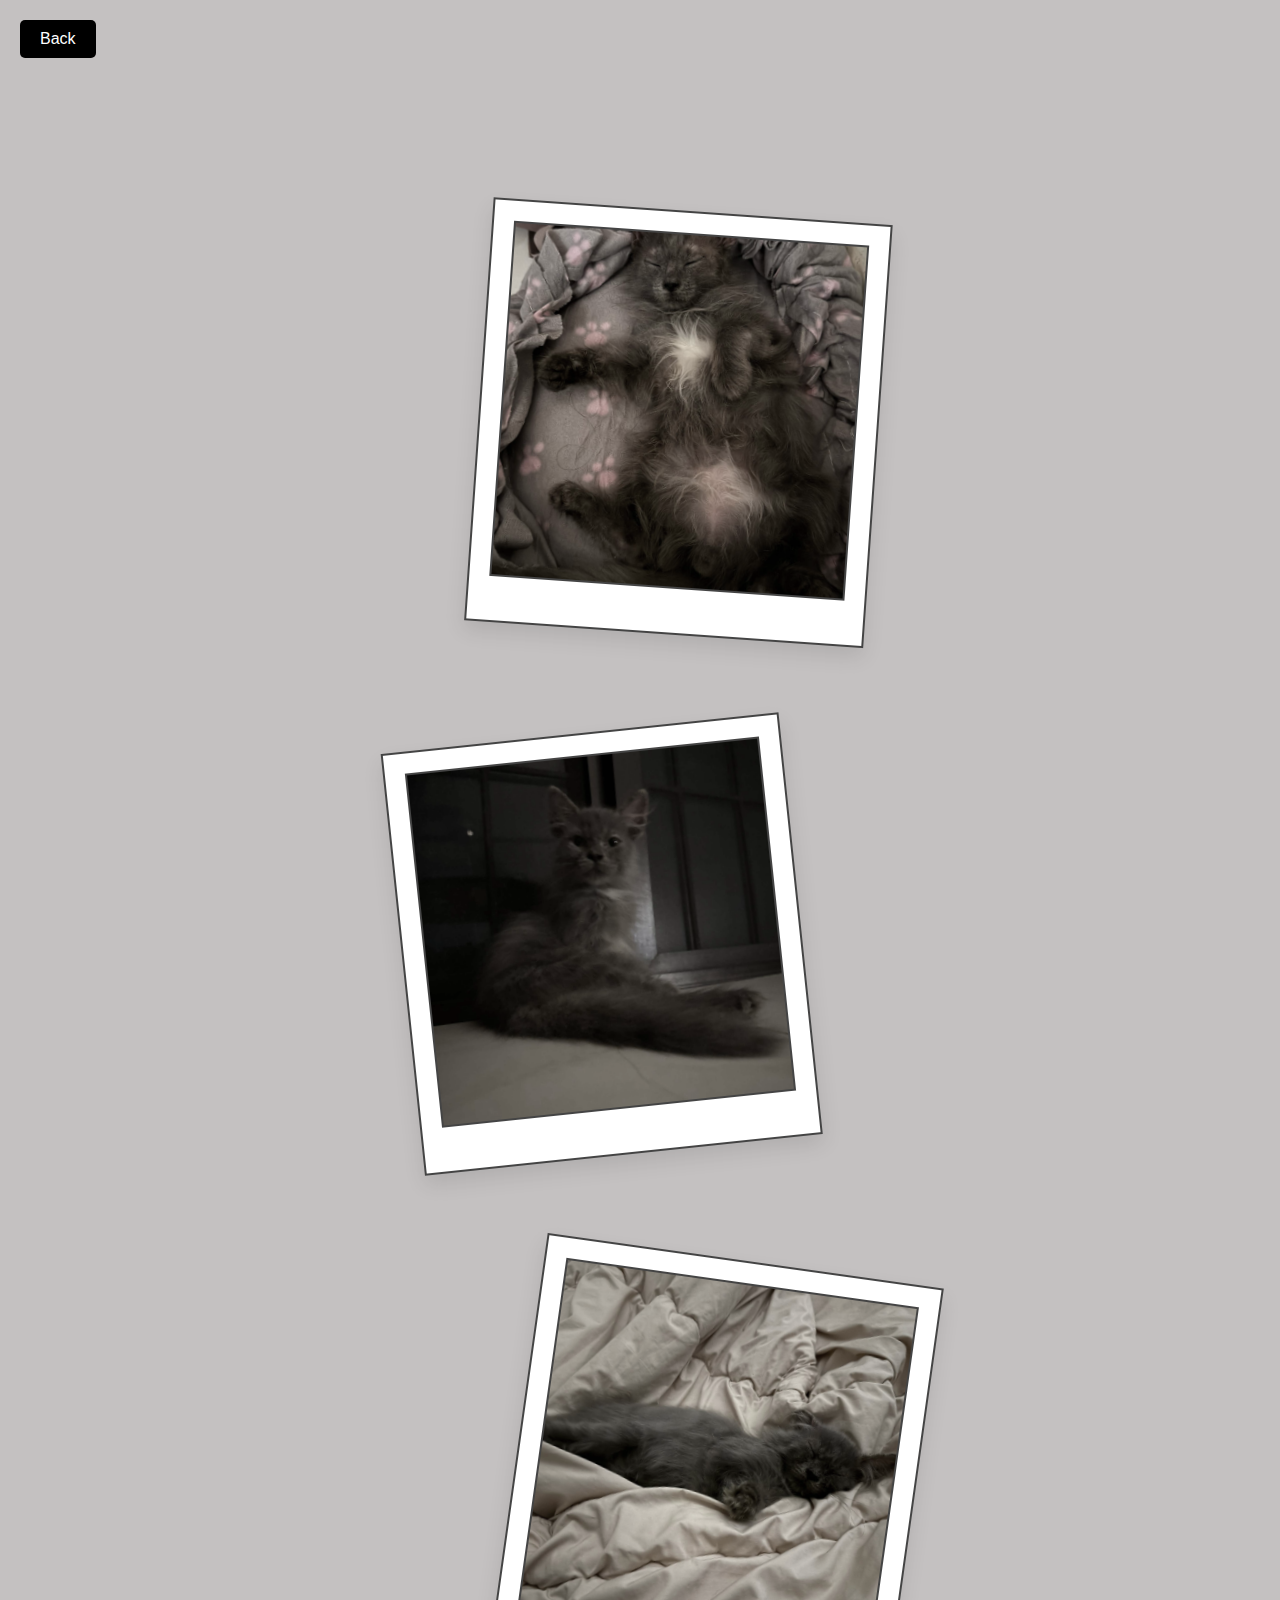
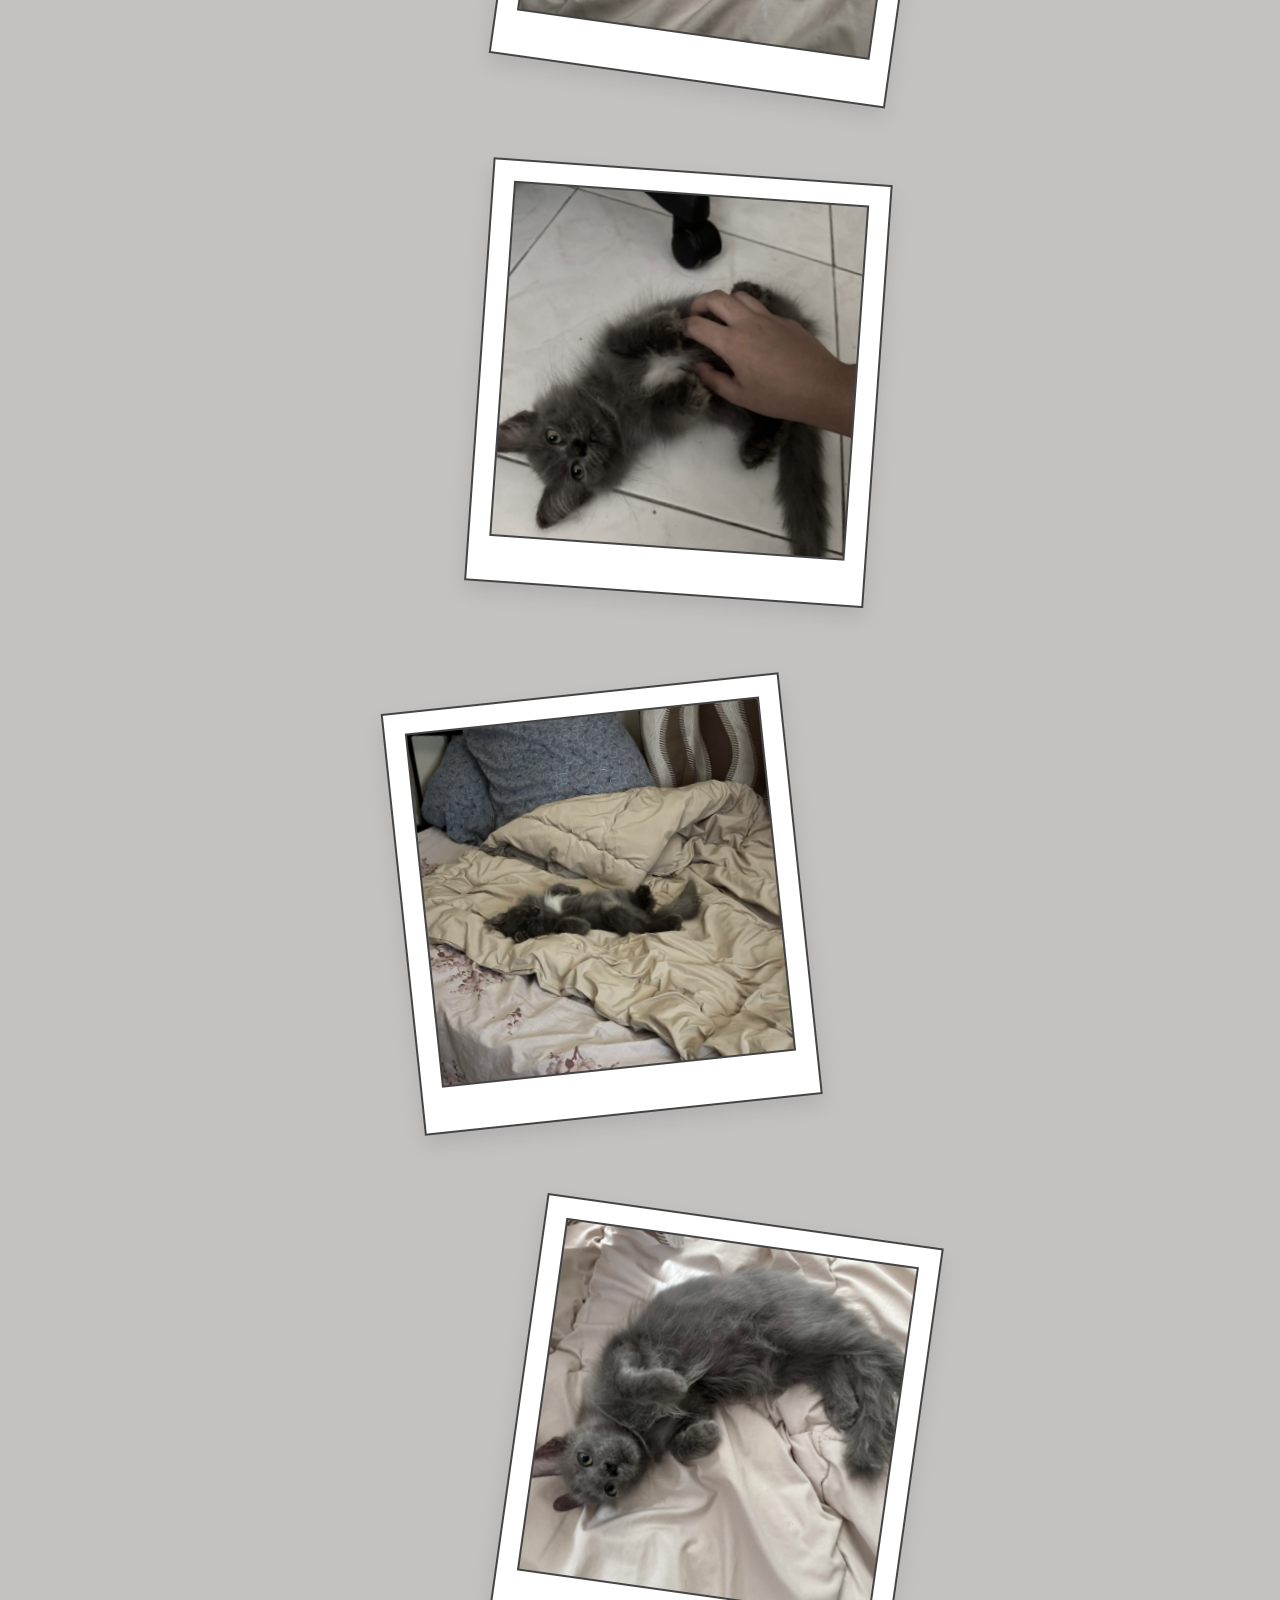
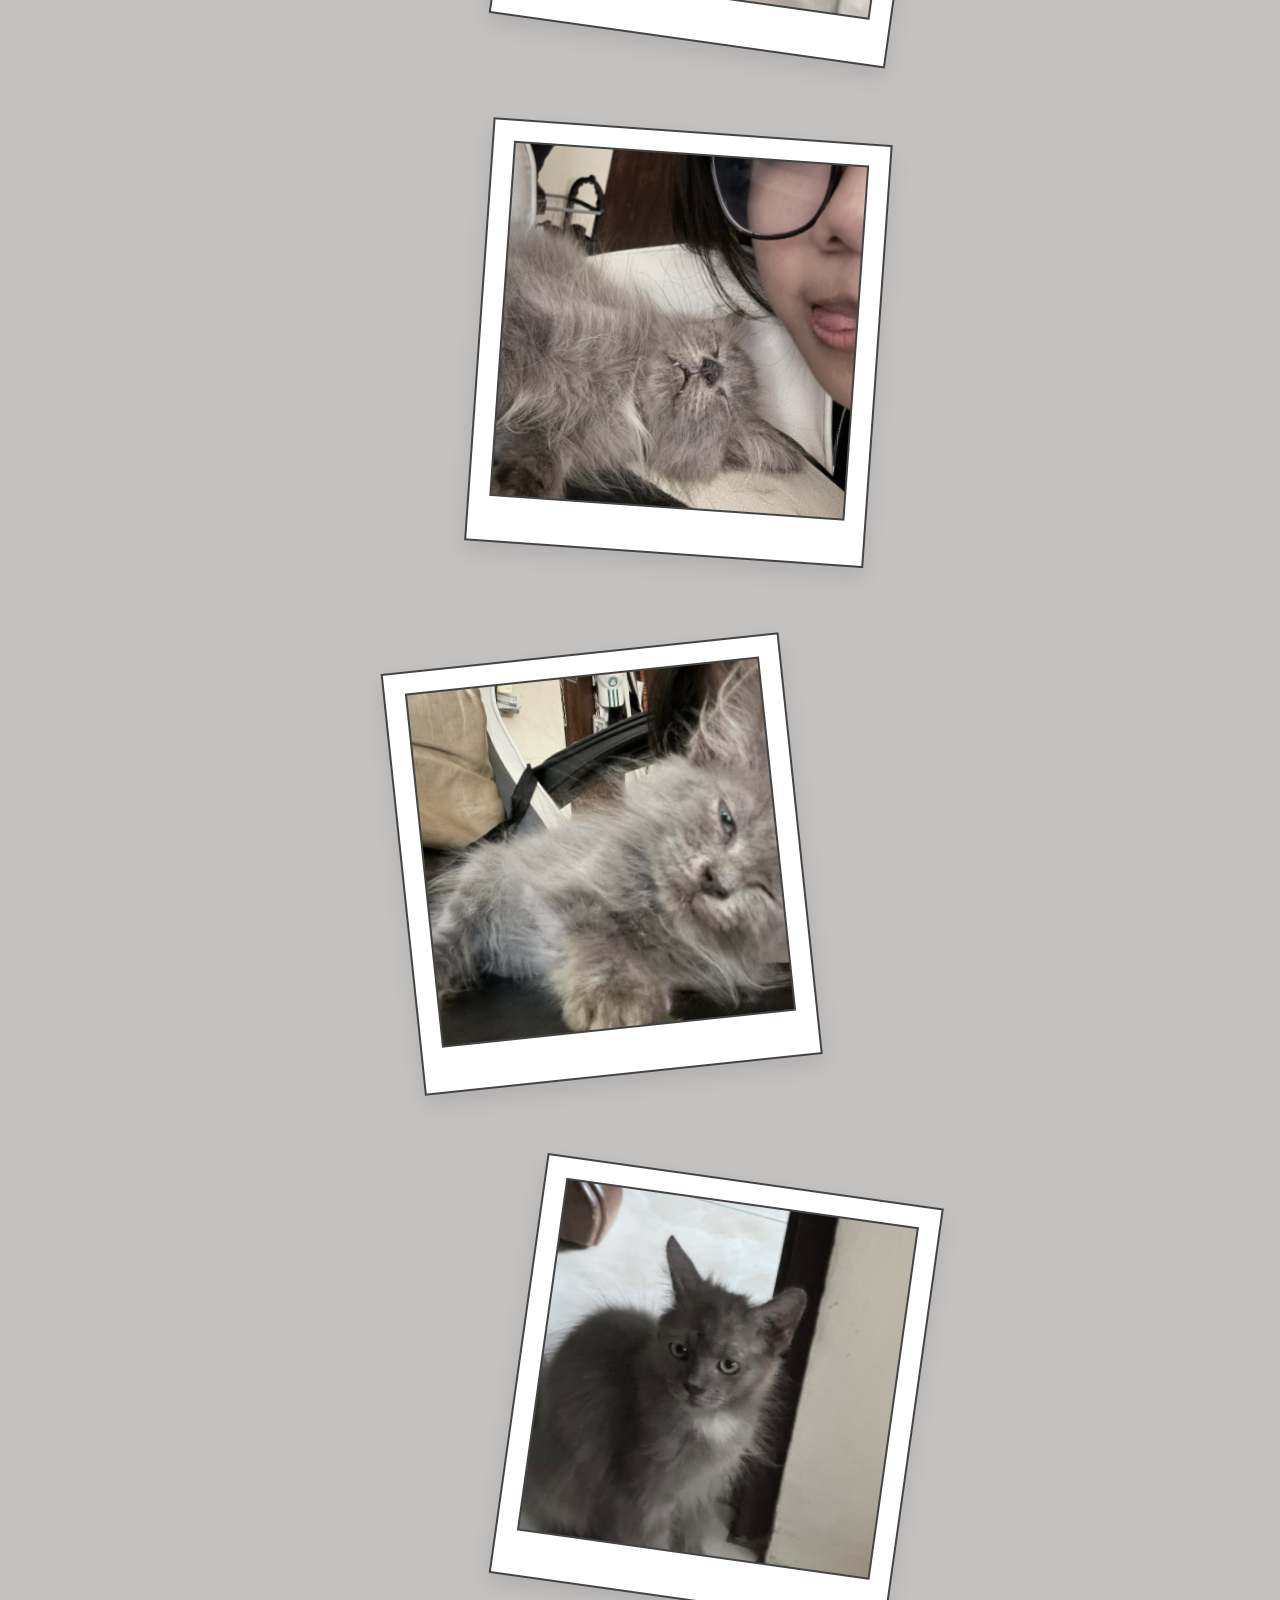
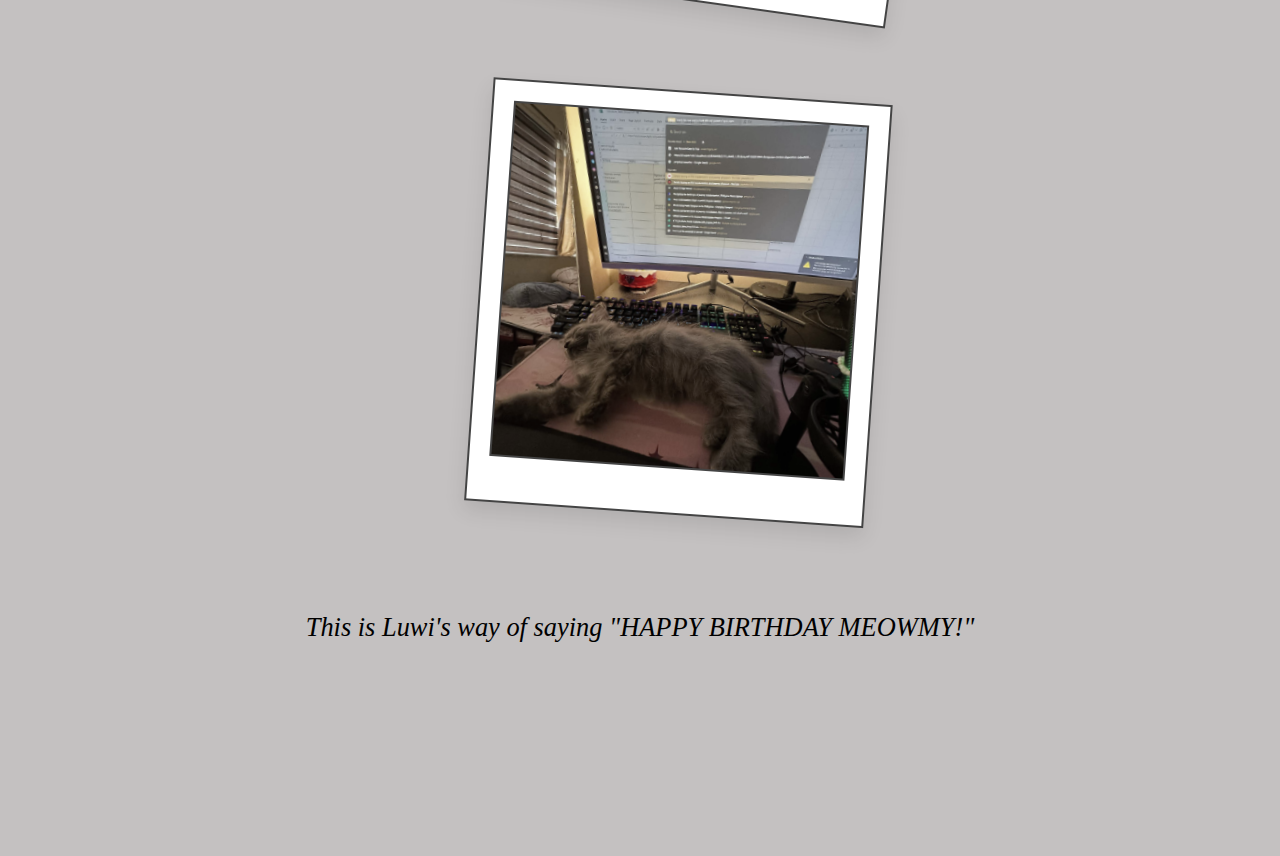
<file: indexluwi.html>
<!DOCTYPE html>
<html lang="en">
  <head>
    <meta charset="UTF-8" />
    <meta http-equiv="X-UA-Compatible" content="IE=edge" />
    <meta name="viewport" content="width=device-width, initial-scale=1.0" />
    <title>luwi's</title>
    <link rel="stylesheet" href="styleluwi.css" />
  </head>
  <body>
  
    <button class="my-button back-button" onclick="goBack()">Back</button>
    <script>
      function goBack() {
          window.history.back();
      }
  </script>
  
    <blockquote>
      <div class="pol">
        <div class="card">
          <div class="image">
            <img src="luwi2.jpg" alt="" />
          </div>
          <p></p>
        </div>
      </div>
      <div class="pol">
        <div class="card">
          <div class="image">
            <img src="luwi1.jpg" alt="" />
          </div>
          <p></p>
        </div>
      </div>
      <div class="pol">
        <div class="card">
          <div class="image">
            <img src="luwi3.jpg" alt="" />
          </div>
          <p></p>
        </div>
      </div>
      <div class="pol">
        <div class="card">
            <div class="image">
                <img src="luwi4.jpg" alt="Image 4" />
            </div>
            <p></p>
        </div>
    </div>
    <div class="pol">
        <div class="card">
            <div class="image">
                <img src="luwi5.jpg" alt="Image 4" />
            </div>
            <p></p>
        </div>
    </div>
    <div class="pol">
        <div class="card">
            <div class="image">
                <img src="luwi6.jpg" alt="Image 4" />
            </div>
            <p></p>
        </div>
    </div>
    <div class="pol">
        <div class="card">
            <div class="image">
                <img src="luwi7.jpg" alt="Image 4" />
            </div>
            <p></p>
        </div>
    </div>
    <div class="pol">
        <div class="card">
            <div class="image">
                <img src="luwi88.jpg" alt="Image 4" />
            </div>
            <p></p>
        </div>
    </div>
    <div class="pol">
        <div class="card">
            <div class="image">
                <img src="luwi9.jpg" alt="Image 4" />
            </div>
            <p></p>
        </div>
    </div>
    <div class="pol">
        <div class="card">
            <div class="image">
                <img src="luwi10.jpg" alt="Image 4" />
            </div>
            <p></p>
        </div>
    </div>
      <cite>This is Luwi's way of saying "HAPPY BIRTHDAY MEOWMY!"</cite>
    </blockquote>
  </body>
</html>
</file>
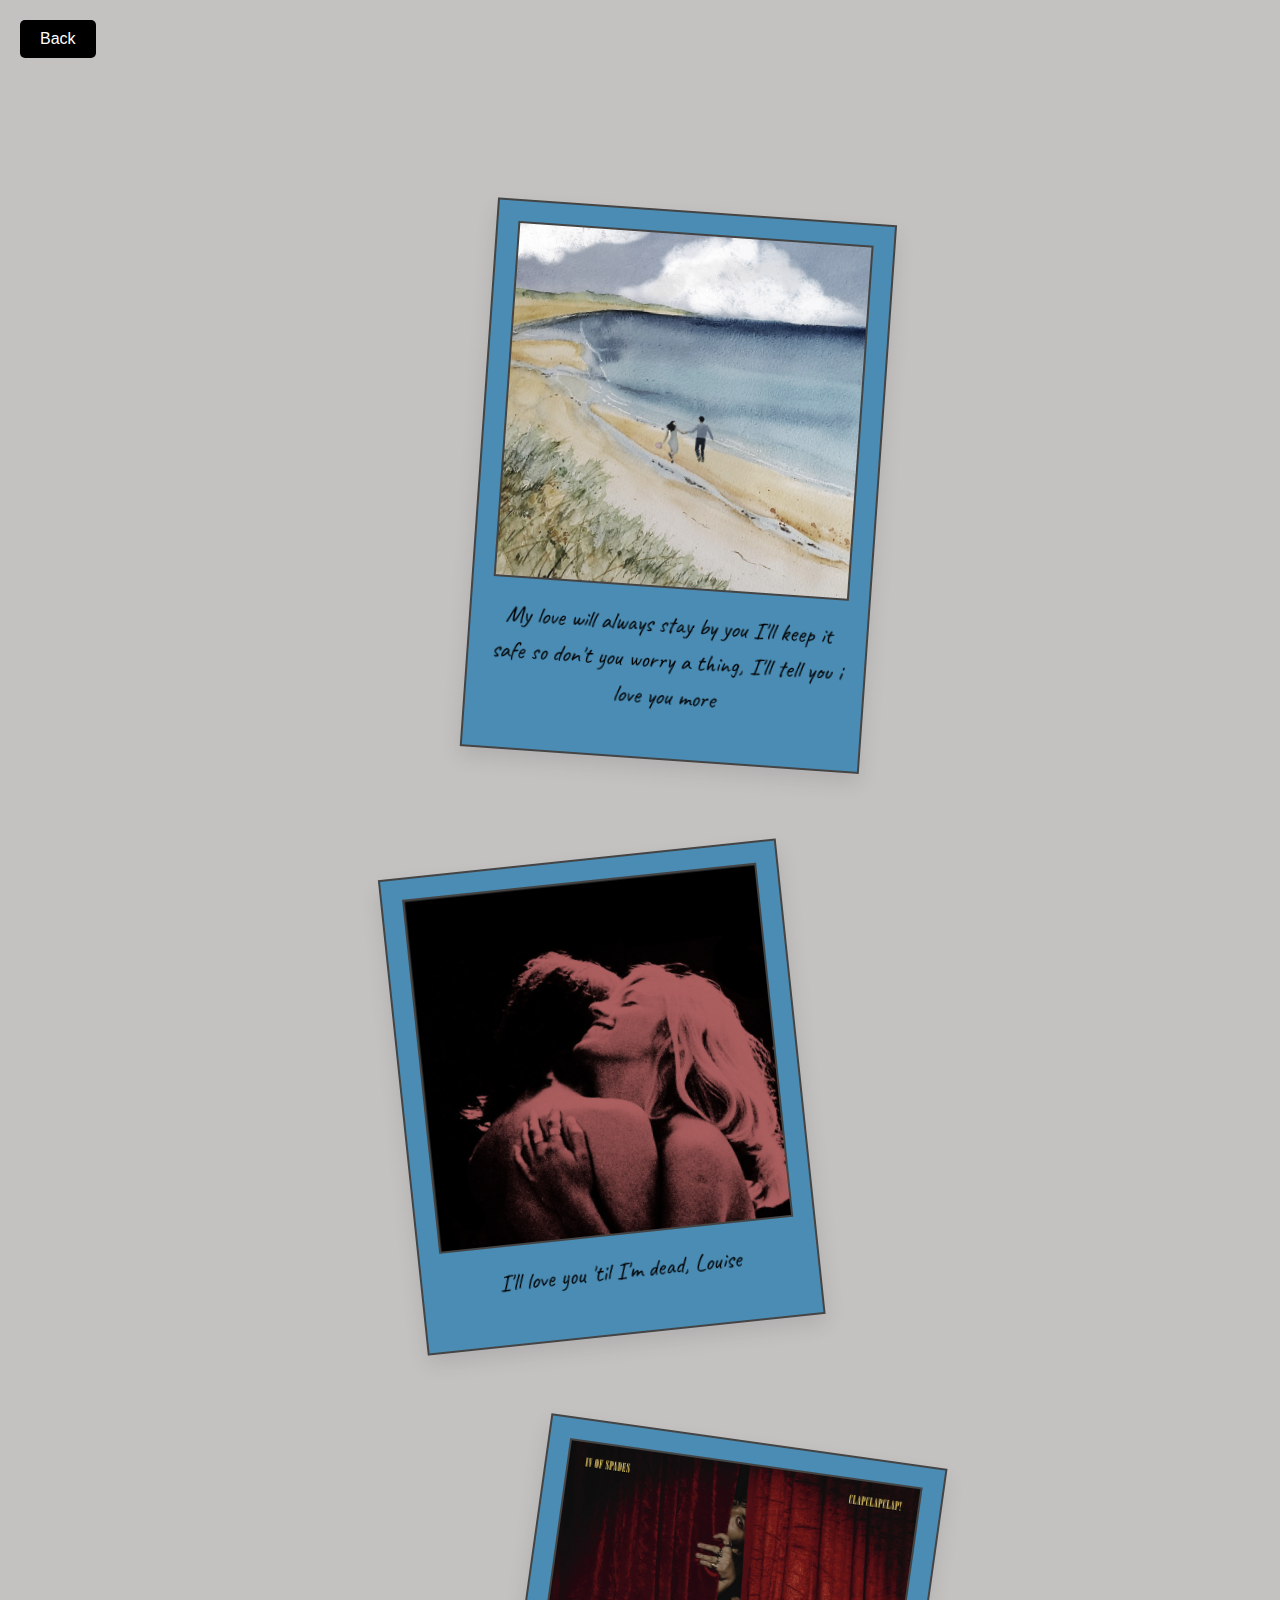
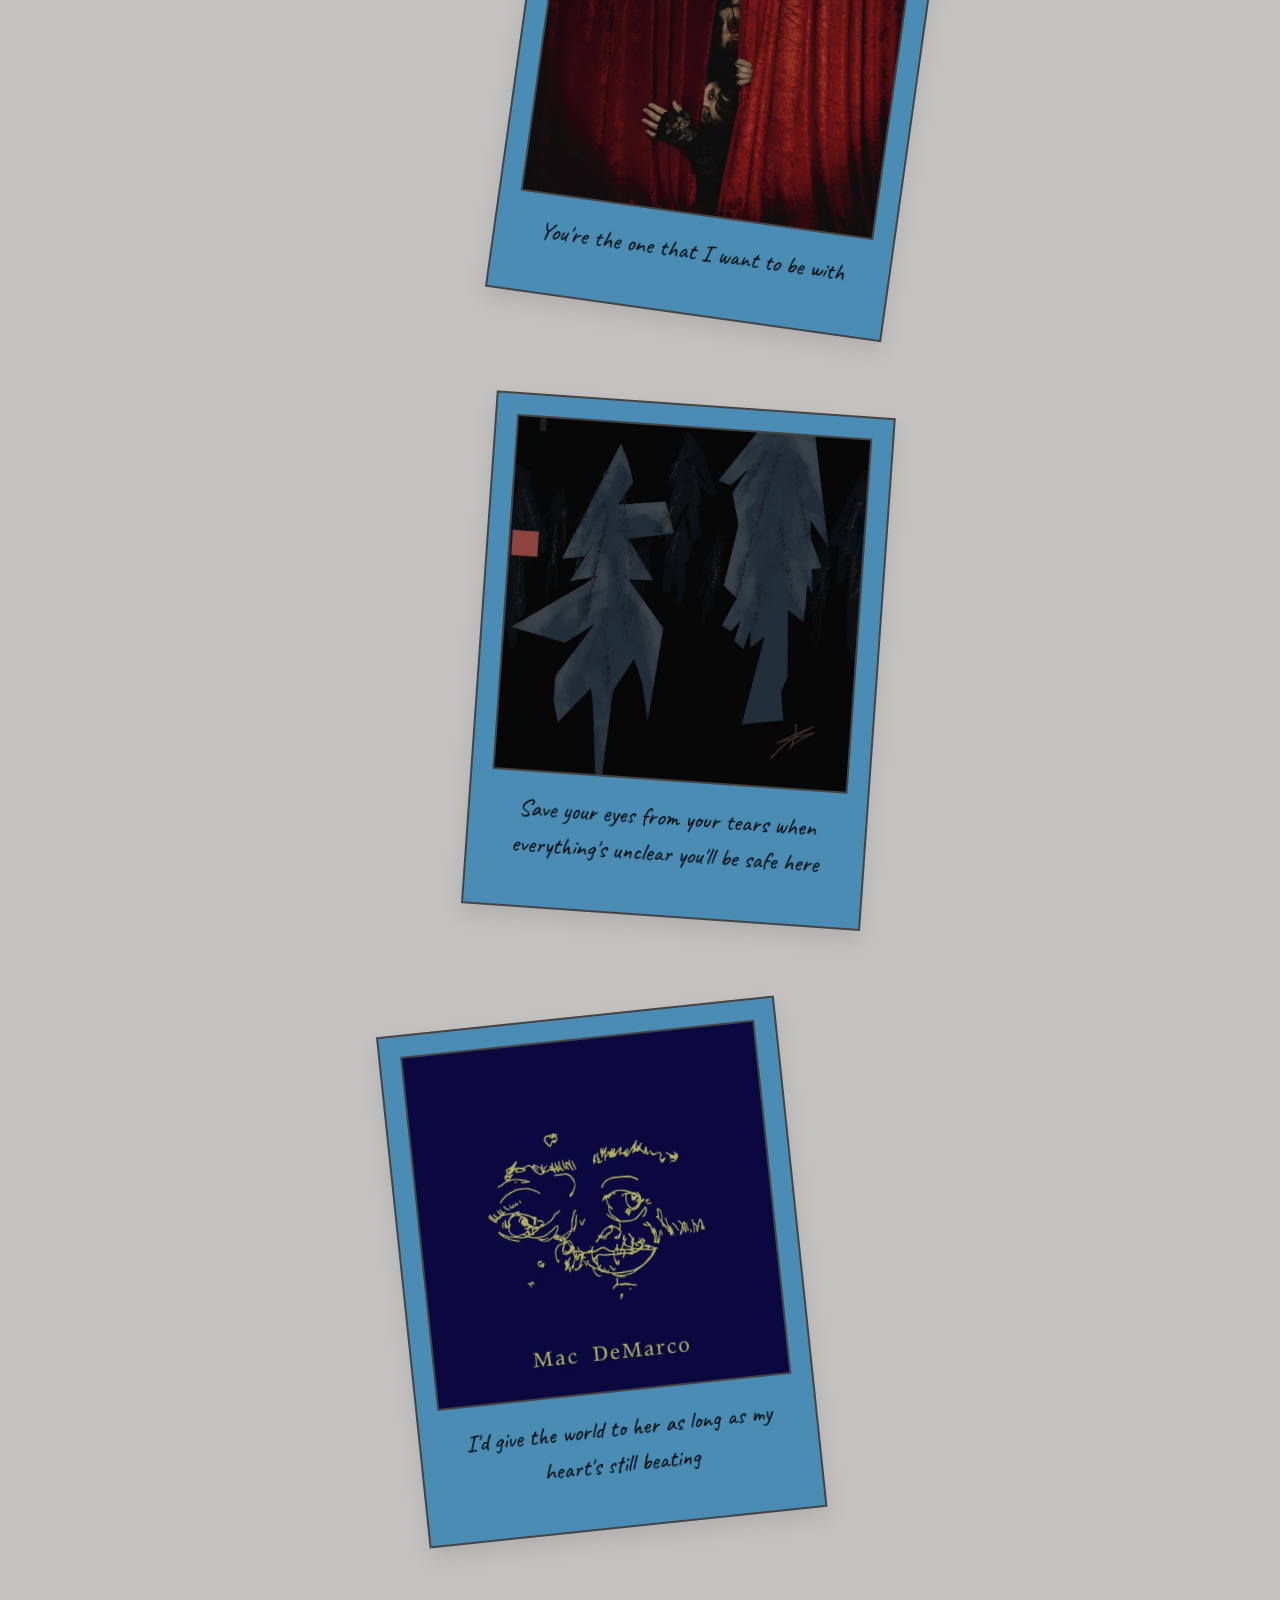
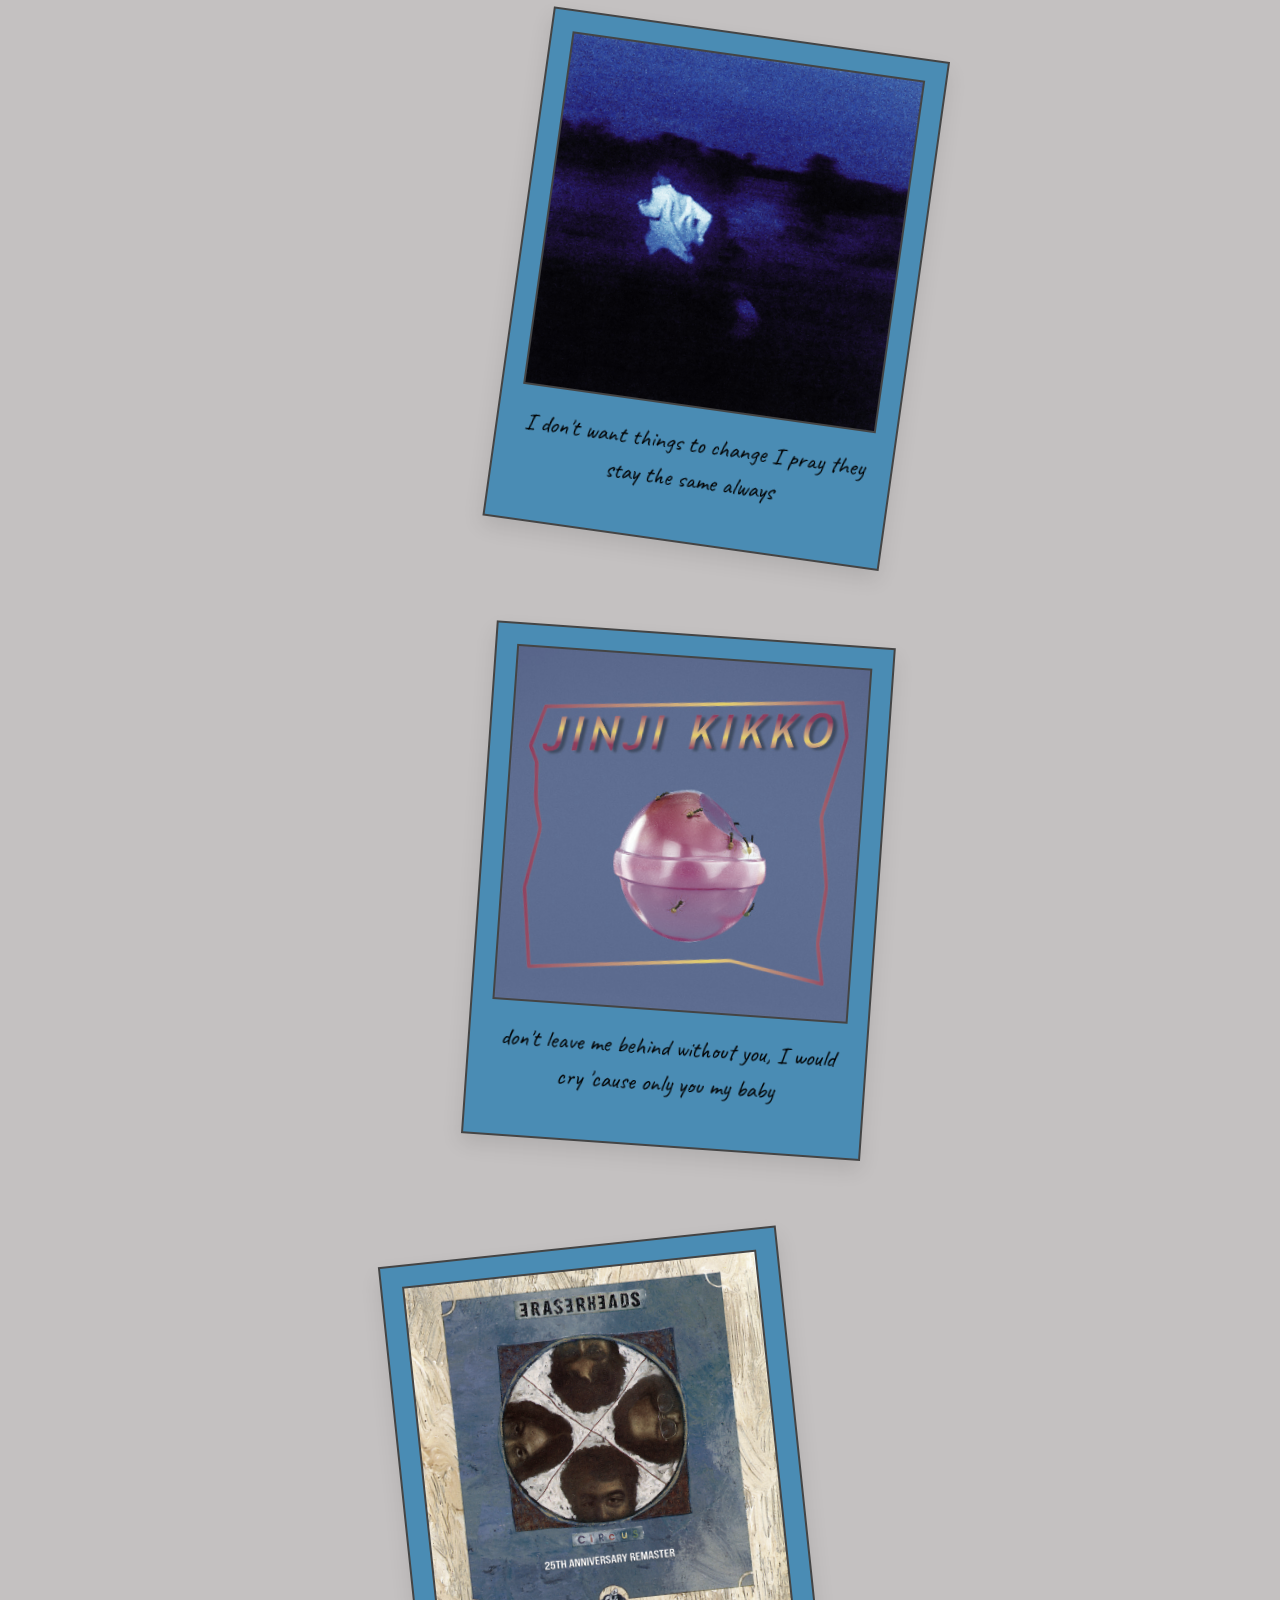
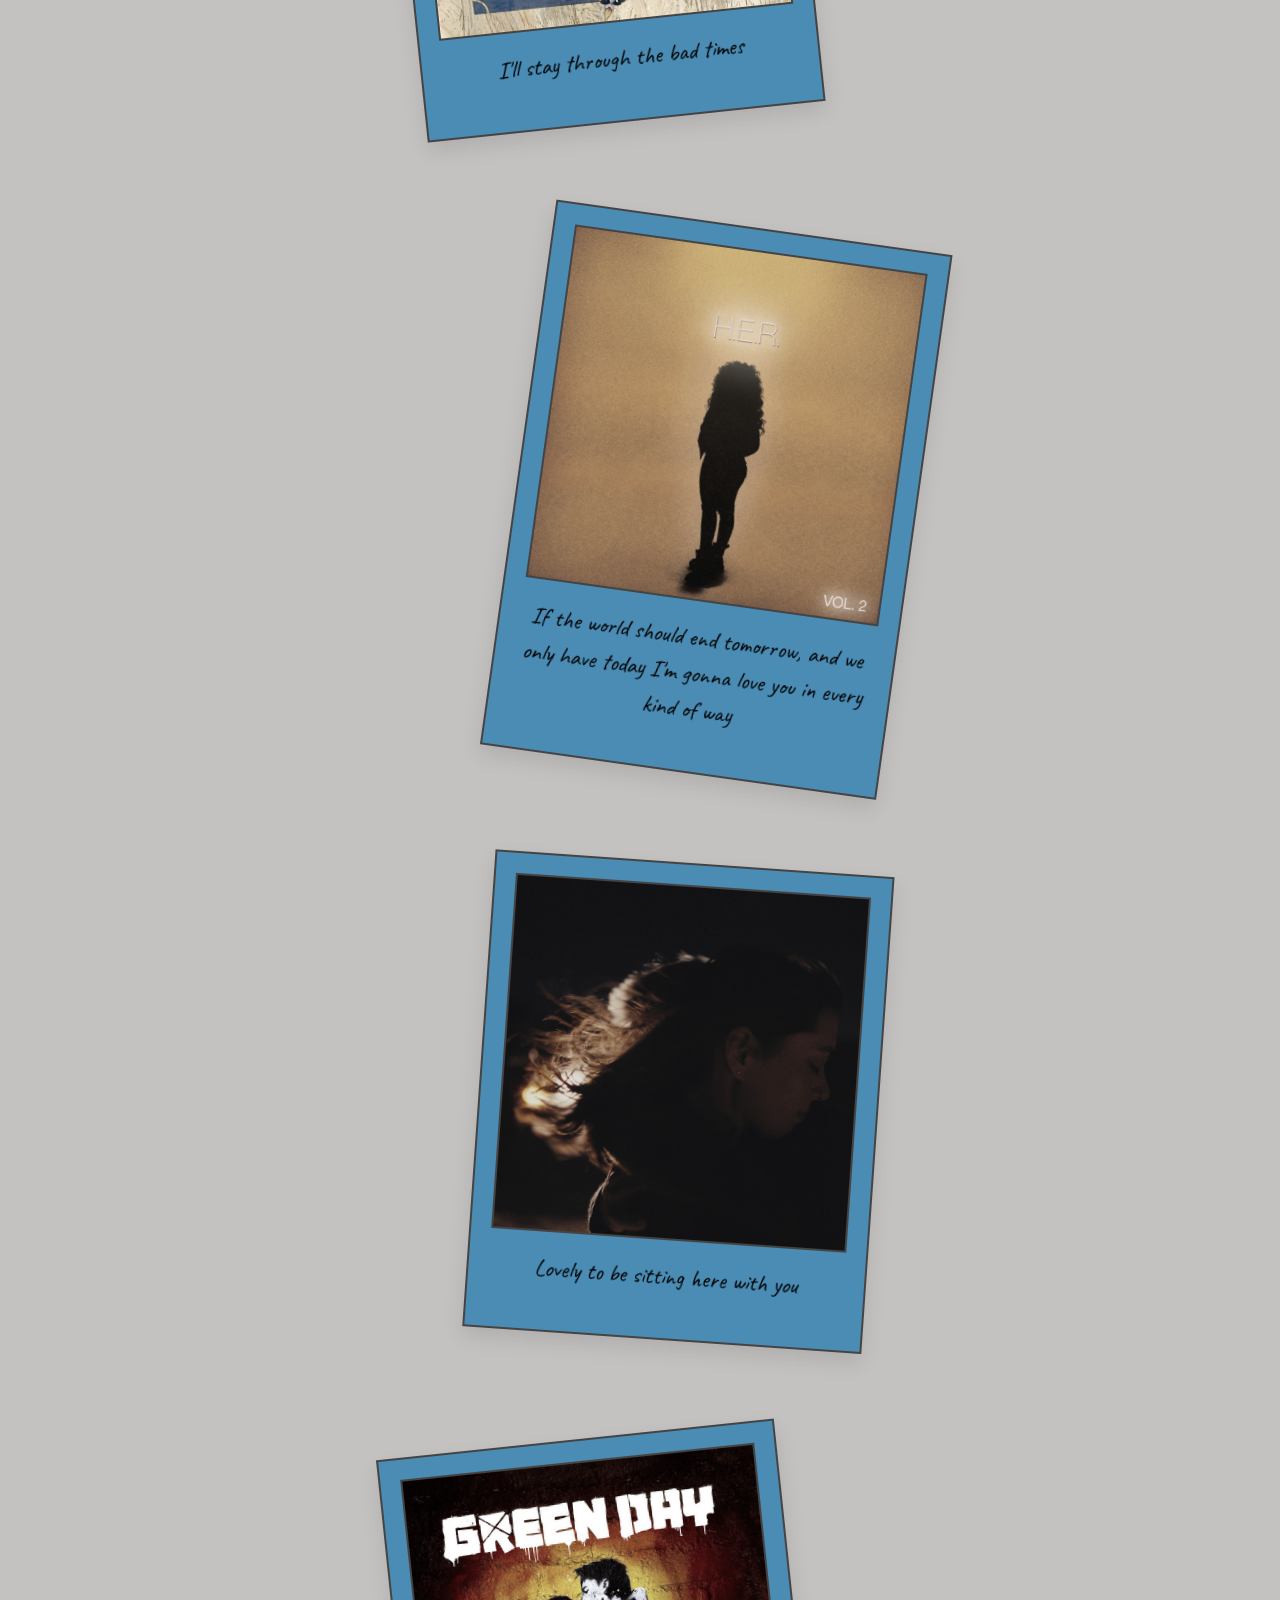
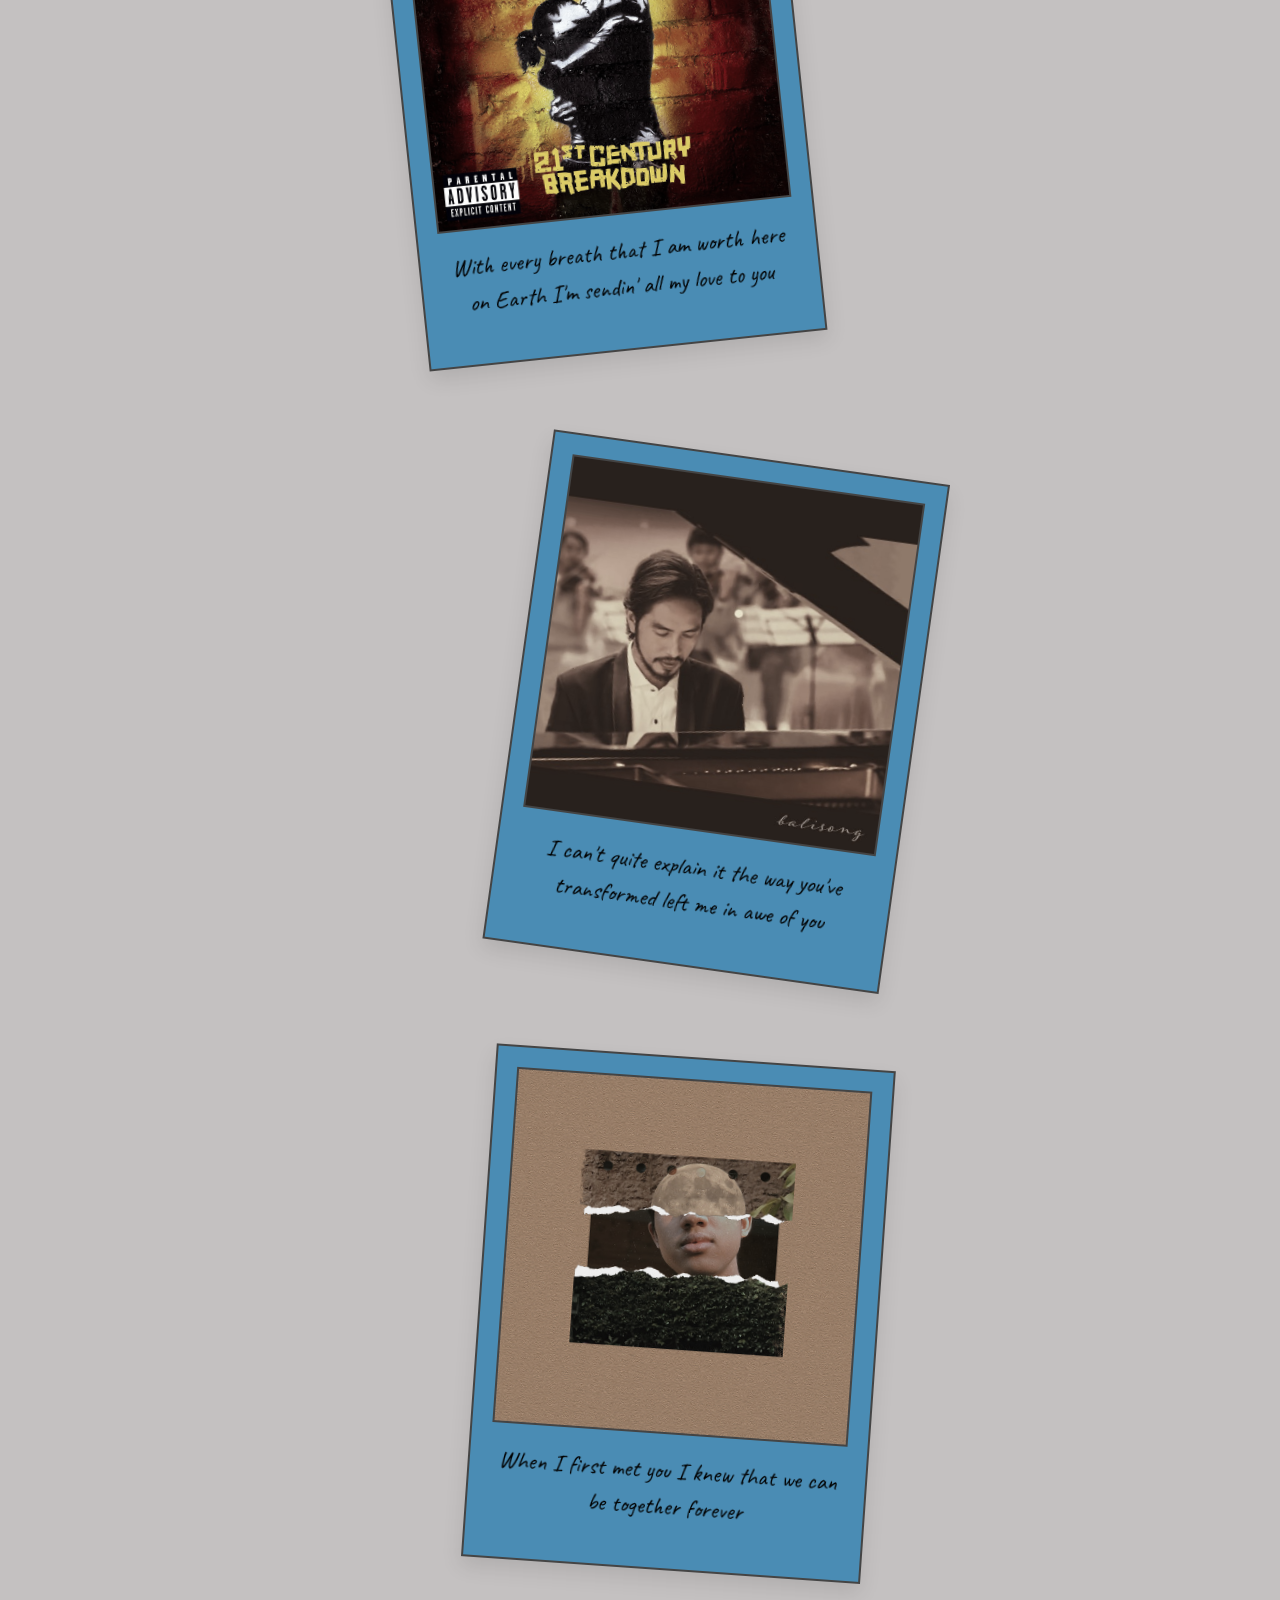
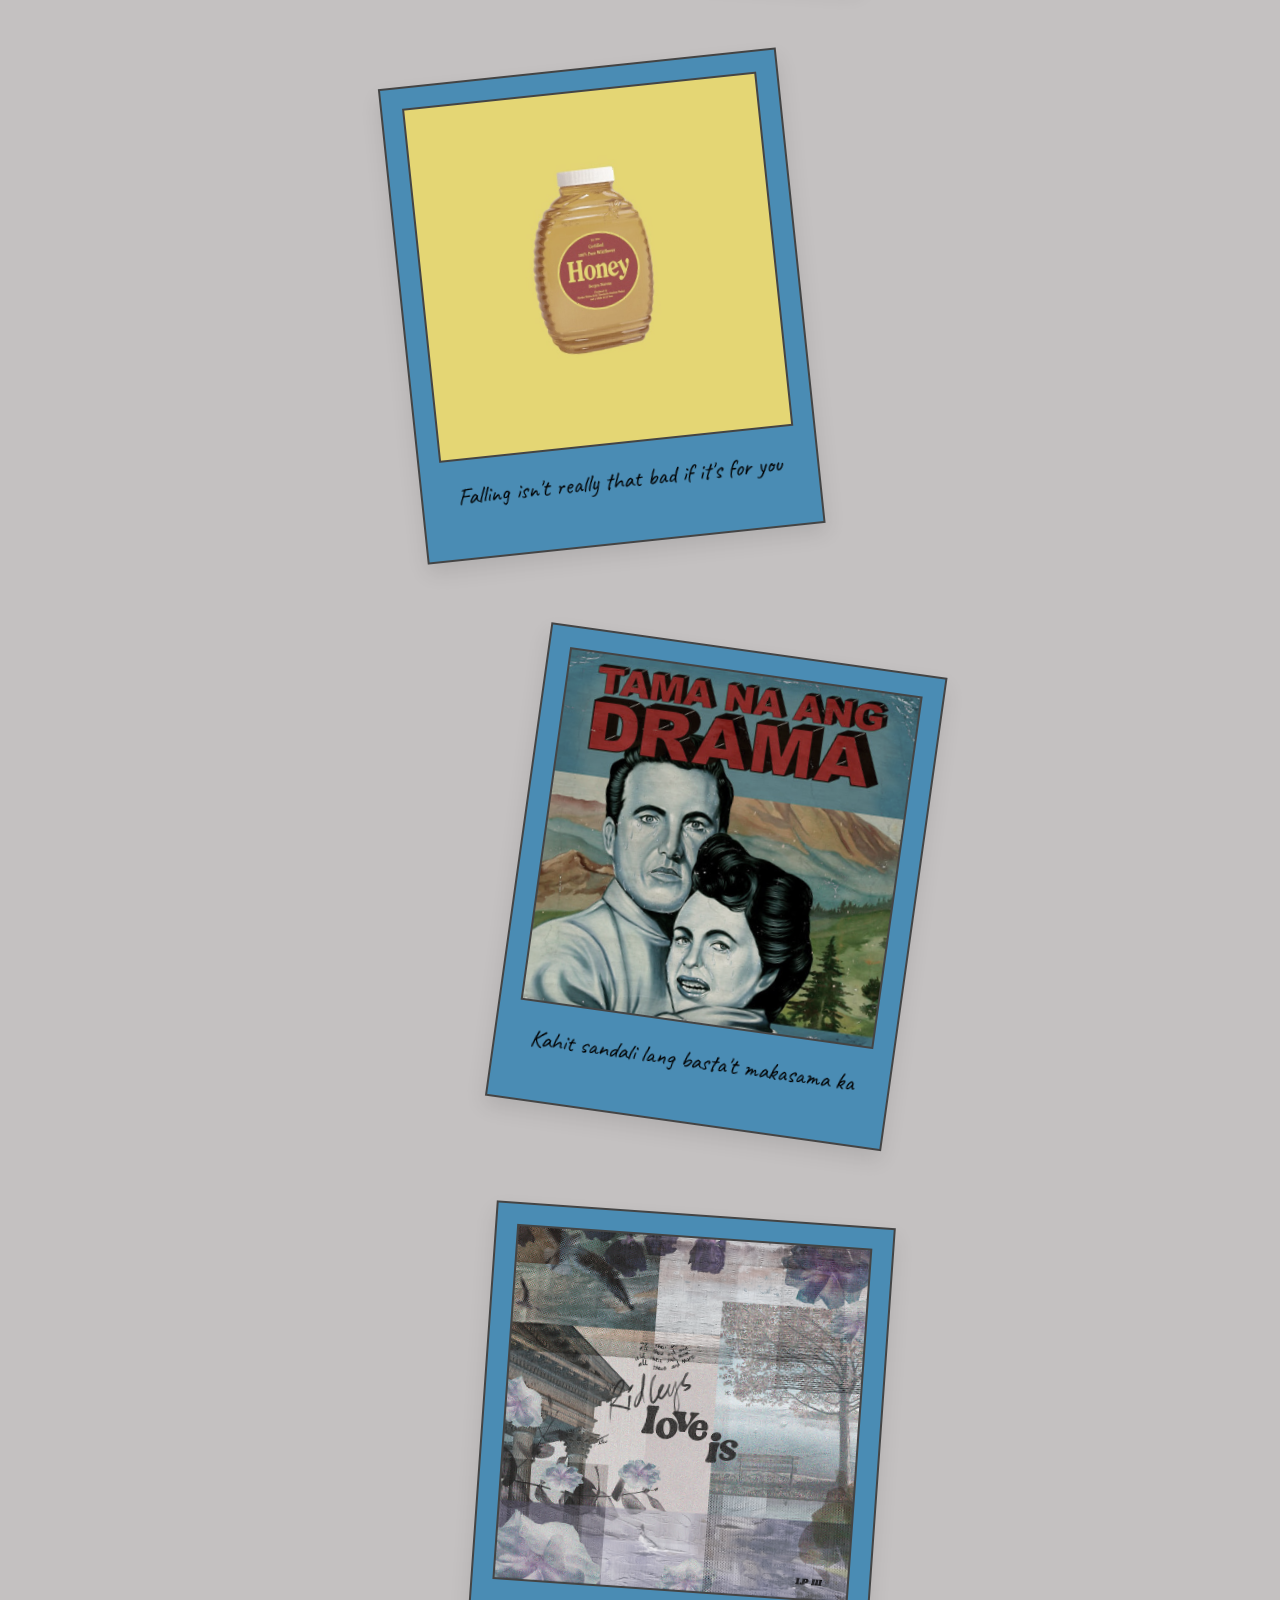
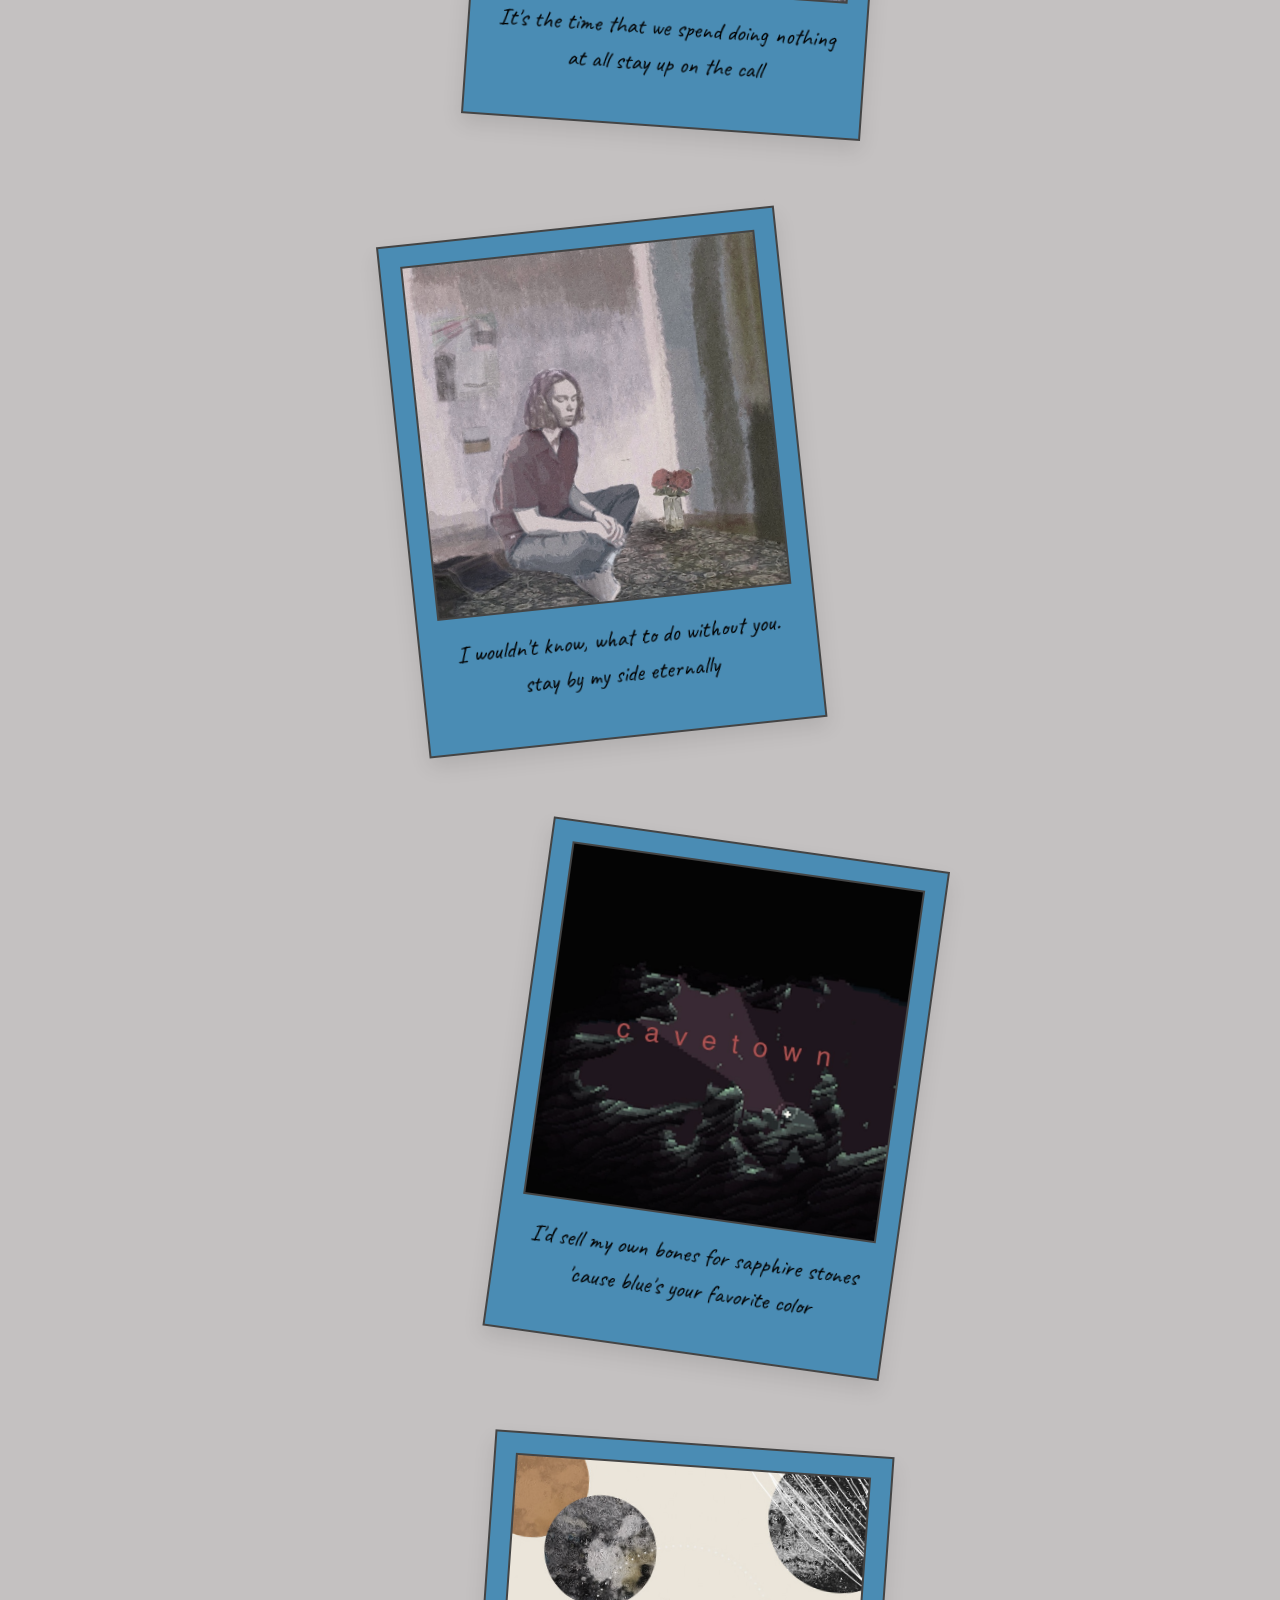
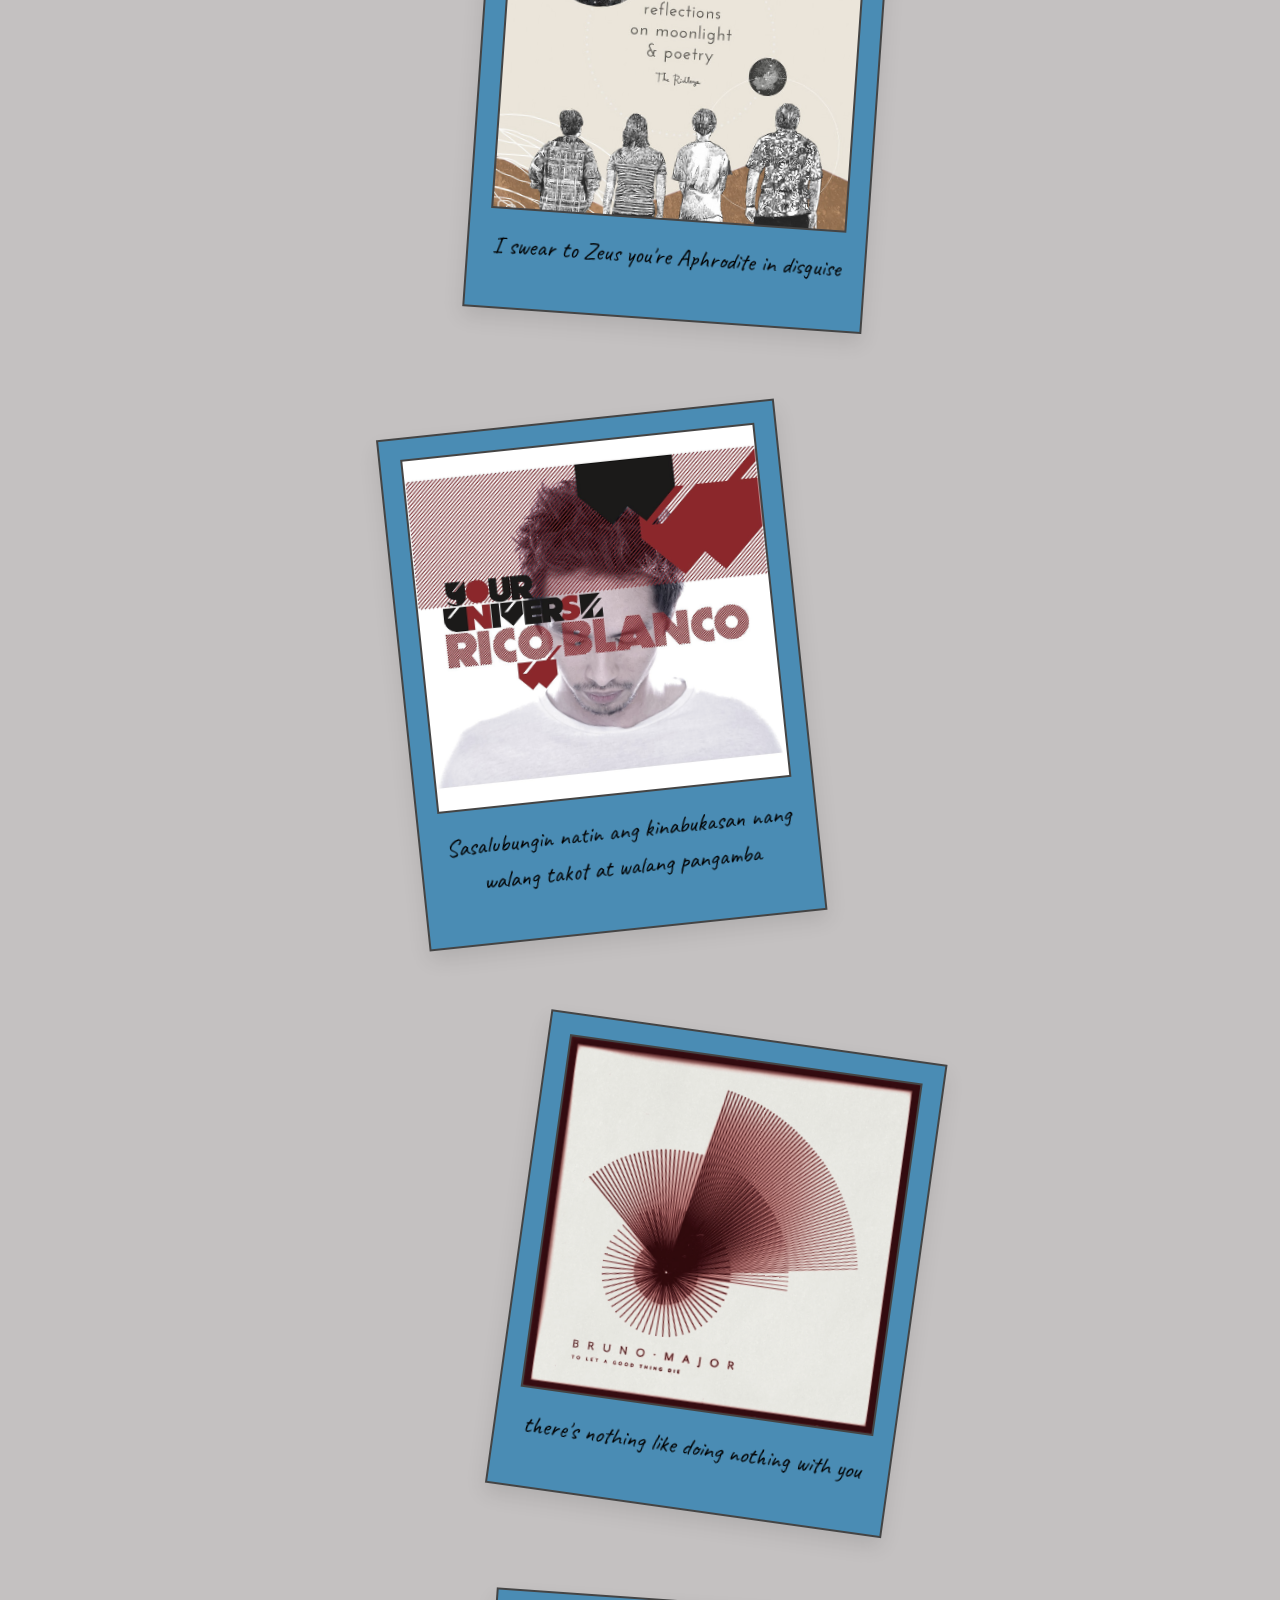
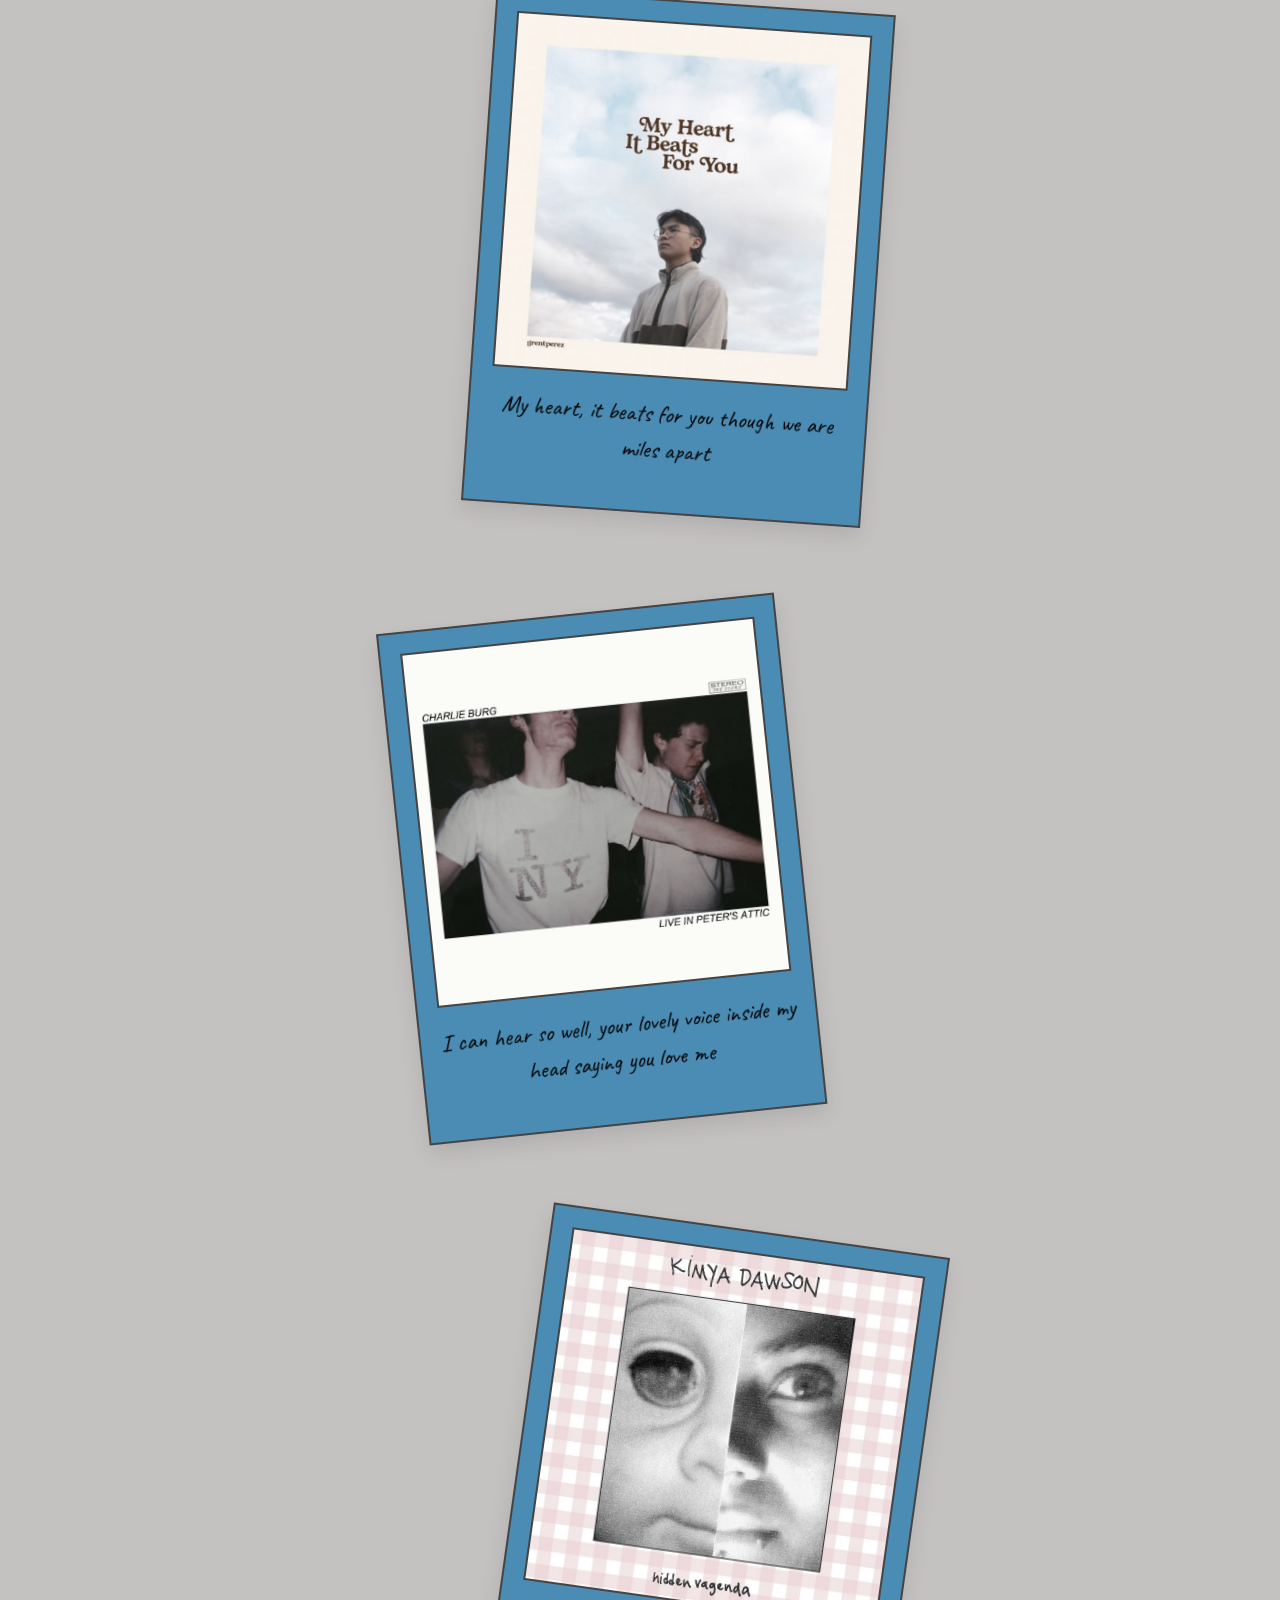
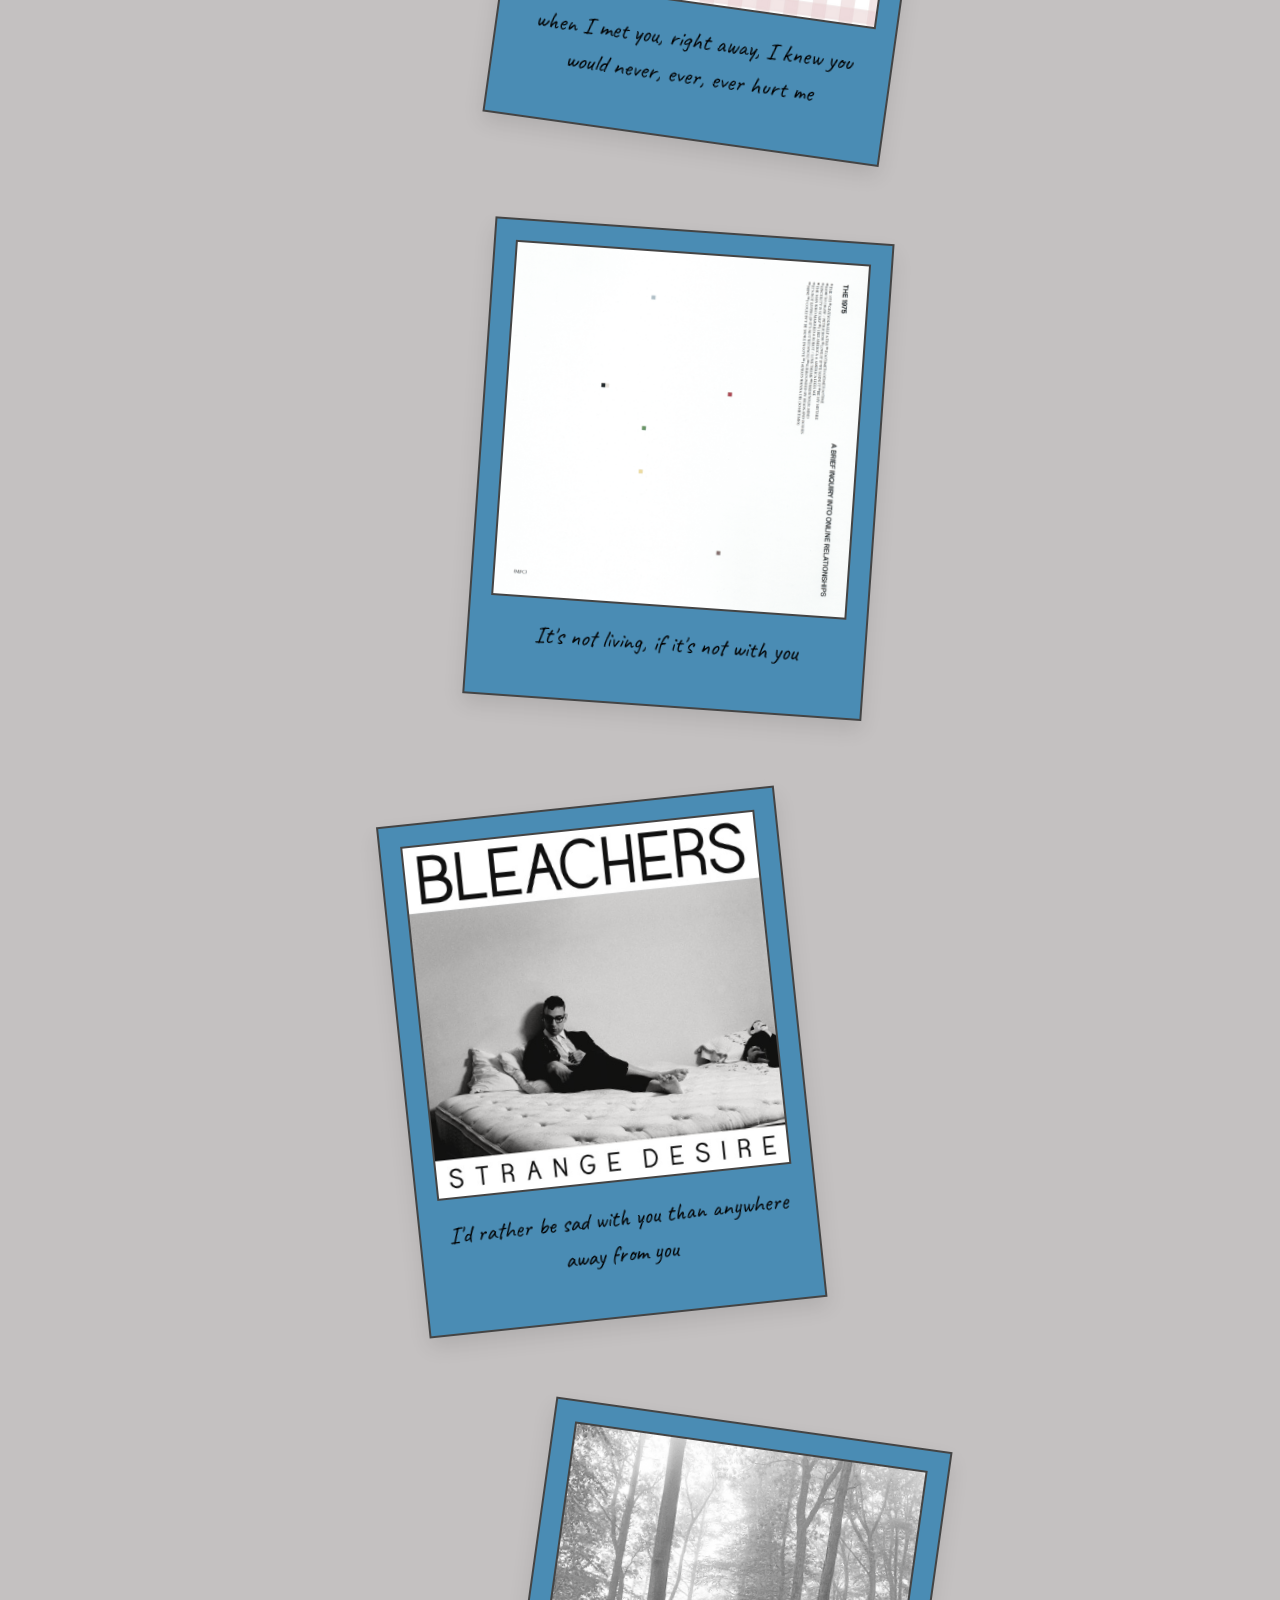
<file: indexpola.html>
<!DOCTYPE html>
<html lang="en">
  <head>
    <meta charset="UTF-8" />
    <meta http-equiv="X-UA-Compatible" content="IE=edge" />
    <meta name="viewport" content="width=device-width, initial-scale=1.0" />
    <title>Polaroid memories</title>
    <link rel="stylesheet" href="stylepola.css" />
  </head>
  <body>
    <button class="my-button back-button" onclick="goBack()">Back</button>
    <script>
      function goBack() {
          window.history.back();
      }
  </script>
    <blockquote>
      <div class="pol">
        <div class="card">
          <div class="image">
            <img src="ab67616d0000b273618147d1733c84ae7edfbf6b.jpg" alt="" />
          </div>
          <p>My love will always stay by you
            I'll keep it safe so don't you worry a thing,
            I'll tell you i love you more</p>
        </div>
      </div>
      <div class="pol">
        <div class="card">
          <div class="image">
            <img src="tvgirl.jpg" alt="" />
          </div>
          <p>I'll love you 'til I'm dead,
            Louise</p>
        </div>
      </div>
      <div class="pol">
        <div class="card">
          <div class="image">
            <img src="captivated.jpg" alt="" />
          </div>
          <p>You're the one that I want to be with</p>
        </div>
      </div>
      <div class="pol">
        <div class="card">
            <div class="image">
                <img src="youllbsafe.jpg" alt="Image 1" />
            </div>
            <p>Save your eyes from your tears
              when everything's unclear
              you'll be safe here</p>
        </div>
    </div>
    <div class="pol">
      <div class="card">
          <div class="image">
              <img src="ilikeher.jpg" alt="Image 1" />
          </div>
          <p>I'd give the world to her
            as long as my heart's still beating</p>
      </div>
  </div>
  <div class="pol">
    <div class="card">
        <div class="image">
            <img src="always.png" alt="Image 1" />
        </div>
        <p>I don't want things to change
          I pray they stay the same always</p>
    </div>
</div>
<div class="pol">
  <div class="card">
      <div class="image">
          <img src="jinji.jpg" alt="Image 1" />
      </div>
      <p>don't leave me behind
        without you, I would cry
        'cause only you my baby</p>
  </div>
</div>
<div class="pol">
  <div class="card">
      <div class="image">
          <img src="withasmile.png" alt="Image 1" />
      </div>
      <p> I'll stay through the bad times</p>
  </div>
</div>
<div class="pol">
  <div class="card">
      <div class="image">
          <img src="everykind.jpg" alt="Image 1" />
      </div>
      <p>If the world should end tomorrow, and we only have today
        I'm gonna love you in every kind of way</p>
  </div>
</div>
<div class="pol">
  <div class="card">
      <div class="image">
          <img src="ceilings.jpg" alt="" />
      </div>
      <p>Lovely to be sitting here with you</p>
  </div>
</div>
<div class="pol">
  <div class="card">
      <div class="image">
          <img src="lastnight.jpg" alt="Image 1" />
      </div>
      <p>With every breath that I am worth
        here on Earth
        I'm sendin' all my love to you</p>
  </div>
</div>
<div class="pol">
  <div class="card">
      <div class="image">
          <img src="balisong.jpg" alt="Image 1" />
      </div>
      <p>I can't quite explain it the way you've transformed
        left me in awe of you</p>
  </div>
</div>
<div class="pol">
  <div class="card">
      <div class="image">
          <img src="keepyou.jpg" alt="Image 1" />
      </div>
      <p>When I first met you
        I knew that we can be
        together forever</p>
  </div>
</div>
<div class="pol">
  <div class="card">
      <div class="image">
          <img src="honey.jpg" alt="Image 1" />
      </div>
      <p>Falling isn't really that bad
        if it's for you</p>
  </div>
</div>
<div class="pol">
  <div class="card">
      <div class="image">
          <img src="nakauwina.jpg" alt="Image 1" />
      </div>
      <p>Kahit sandali lang basta't makasama ka</p>
  </div>
</div>
<div class="pol">
  <div class="card">
      <div class="image">
          <img src="loveis.jpg" alt="Image 1" />
      </div>
      <p>It's the time that we spend doing nothing at all
        stay up on the call</p>
  </div>
</div>
<div class="pol">
  <div class="card">
      <div class="image">
          <img src="whatwould.jpg" alt="Image 1" />
      </div>
      <p>I wouldn't know, what to do without you.
        stay by my side eternally</p>
  </div>
</div>
<div class="pol">
  <div class="card">
      <div class="image">
          <img src="meteor.jpg" alt="Image 1" />
      </div>
      <p>I'd sell my own bones for sapphire stones
        'cause blue's your favorite color</p>
  </div>
</div>
<div class="pol">
  <div class="card">
      <div class="image">
          <img src="aphrodite.jpg" alt="Image 1" />
      </div>
      <p>I swear to Zeus you're Aphrodite in disguise</p>
  </div>
</div>
<div class="pol">
  <div class="card">
      <div class="image">
          <img src="antukin.png" alt="Image 1" />
      </div>
      <p>Sasalubungin natin ang kinabukasan
        nang walang takot at walang pangamba</p>
  </div>
</div>
<div class="pol">
  <div class="card">
      <div class="image">
          <img src="nothing.png" alt="Image 1" />
      </div>
      <p>there's nothing
        like doing nothing
        with you</p>
  </div>
</div>
<div class="pol">
  <div class="card">
      <div class="image">
          <img src="myheart.jpg" alt="Image 1" />
      </div>
      <p>My heart, it beats for you
        though we are miles apart</p>
  </div>
</div>
<div class="pol">
  <div class="card">
      <div class="image">
          <img src="idont.jpg" alt="Image 1" />
      </div>
      <p>I can hear so well, your lovely voice inside my head
        saying you love me</p>
  </div>
</div>
<div class="pol">
  <div class="card">
      <div class="image">
          <img src="youlove.jpg" alt="Image 1" />
      </div>
      <p>when I met you, right away, I knew
        you would never, ever, ever hurt me</p>
  </div>
</div>
<div class="pol">
  <div class="card">
      <div class="image">
          <img src="itsnot.png" alt="Image 1" />
      </div>
      <p>It's not living, if it's not with you</p>
  </div>
</div>
<div class="pol">
  <div class="card">
      <div class="image">
          <img src="wakeme.jpg" alt="Image 1" />
      </div>
      <p>I'd rather be sad with you
        than anywhere away from you</p>
  </div>
</div>
<div class="pol">
  <div class="card">
      <div class="image">
          <img src="invisible.jpg" alt="Image 1" />
      </div>
      <p> Isn't it just so pretty to think
        all along there was some
        invisible string
        tying you to me?</p>
  </div>
</div>
<div class="pol">
  <div class="card">
      <div class="image">
          <img src="heavenly.jpg" alt="Image 1" />
      </div>
      <p>when you're far away, 
        I still feel it all the same</p>
  </div>
</div>
<div class="pol">
  <div class="card">
      <div class="image">
          <img src="inagood.jpg" alt="Image 1" />
      </div>
      <p>You make me wanna cry in a good way</p>
  </div>
</div>
<div class="pol">
  <div class="card">
      <div class="image">
          <img src="soft.png" alt="Image 1" />
      </div>
      <p>It's what you do to me
        I'm wrapped around your finger</p>
  </div>
</div>
<div class="pol">
  <div class="card">
      <div class="image">
          <img src="nothings.jpg" alt="Image 1" />
      </div>
      <p>Nothing's gonna hurt you, baby
        as long as you're with me, you'll be just fine</p>
  </div>
</div>
      <cite>llouwic hi</cite>
    </blockquote>
  </body>
</html>
</file>
<file: styleluwi.css>
@import url("https://fonts.googleapis.com/css2?family=Caveat:wght@400&family=Shadows+Into+Light&display=swap");
* {
  box-sizing: border-box;
}
body {
  font-family: "Georgia", serif;
  line-height: 1.5;
  font-weight: 400;
  background-color: #c4c1c1;
}
blockquote {
  display: flex;
  flex-direction: column;
  align-items: center;
  gap: 96px;
  min-height: 300vh;
  padding-top: 192px;
  padding-bottom: 192px;
}
cite {
  margin-top: auto;
  font-size: clamp(1.65rem, 76.8px, 1.25rem);
}
img {
  display: block;
  max-width: 100%;
}
.pol {
  width: 75%;
  max-width: 400px;
  position: sticky;
  top: 192px;
  box-shadow: 0 9.5px 19.5px 0 rgba(0, 0, 0, 0.1);
}
.my-button {
  background-color: #000000; /* Blue background */
  border: none; /* No border */
  color: white; /* White text */
  padding: 10px 20px; /* Padding */
  font-size: 16px; /* Text size */
  border-radius: 5px; /* Rounded corners */
  cursor: pointer; /* Pointer cursor */
  transition: background-color 0.3s, transform 0.2s; /* Smooth transitions */
  position: fixed; /* Fixed position */
  top: 20px; /* Distance from the top */
  left: 20px; /* Distance from the left */
  z-index: 1000; /* Ensure it's on top */
}

.my-button:hover {
  background-color: #000000; /* Darker blue on hover */
  transform: scale(1.05); /* Slightly grow on hover */
}

.my-button:active {
  background-color: #000000; /* Even darker blue when pressed */
  transform: scale(0.95); /* Slightly shrink when pressed */
}

.pol:nth-child(1) {
  transform: rotate(4deg) translatex(38.5px);
}
.pol:nth-child(2) {
  transform: rotate(-6deg) translatex(-38.5px);
}
.pol:nth-child(3) {
  transform: rotate(8deg) translatex(77px);
}
.pol:nth-child(4) {
    transform: rotate(4deg) translatex(38.5px);
}
.pol:nth-child(5) {
    transform: rotate(-6deg) translatex(-38.5px);
}
.pol:nth-child(6) {
    transform: rotate(8deg) translatex(77px);
}
.pol:nth-child(7) {
    transform: rotate(4deg) translatex(38.5px);
}
.pol:nth-child(8) {
    transform: rotate(-6deg) translatex(-38.5px);
}
.pol:nth-child(9) {
    transform: rotate(8deg) translatex(77px);
}
.pol:nth-child(10) {
    transform: rotate(4deg) translatex(38.5px);
}
.card {
  aspect-ratio: 1.5;
  border: 2px solid #444;
  background-color: #ffffff;
  position: relative;
  transition: 0.15s ease;
  padding: 5% 5% 5% 5%;
  font-size: clamp(1.25rem, 77px, 1.5rem);
}
.card p {
  margin-top: 5%;
  text-align: center;
}
.image {
  width: 100%;
  border: 2px solid #444;
  background-color: #ffffff;
  position: relative;
}
.image img {
  aspect-ratio: 1;
  object-fit: cover;
  filter: grayscale(50%);
}
</file>
<file: stylepola.css>
@import url("https://fonts.googleapis.com/css2?family=Caveat:wght@400&family=Shadows+Into+Light&display=swap");
* {
  box-sizing: border-box;
}
body {
  font-family: "Caveat", sans-serif;
  line-height: 1.5;
  font-weight: 400;
  background-color: #c4c1c1;
}
blockquote {
  display: flex;
  flex-direction: column;
  align-items: center;
  gap: 96px;
  min-height: 300vh;
  padding-top: 192px;
  padding-bottom: 192px;
}
cite {
  margin-top: auto;
  font-size: clamp(1.65rem, 76.8px, 1.25rem);
}
img {
  display: block;
  max-width: 100%;
}
.pol {
  width: 75%;
  max-width: 400px;
  position: sticky;
  top: 192px;
  box-shadow: 0 9.5px 19.5px 0 rgba(0, 0, 0, 0.1);
}
.my-button {
  background-color: #000000; /* Blue background */
  border: none; /* No border */
  color: white; /* White text */
  padding: 10px 20px; /* Padding */
  font-size: 16px; /* Text size */
  border-radius: 5px; /* Rounded corners */
  cursor: pointer; /* Pointer cursor */
  transition: background-color 0.3s, transform 0.2s; /* Smooth transitions */
  position: fixed; /* Fixed position */
  top: 20px; /* Distance from the top */
  left: 20px; /* Distance from the left */
  z-index: 1000; /* Ensure it's on top */
}

.my-button:hover {
  background-color: #000000; /* Darker blue on hover */
  transform: scale(1.05); /* Slightly grow on hover */
}

.my-button:active {
  background-color: #000000; /* Even darker blue when pressed */
  transform: scale(0.95); /* Slightly shrink when pressed */
}

.pol:nth-child(1) {
  transform: rotate(4deg) translatex(38.5px);
}
.pol:nth-child(2) {
  transform: rotate(-6deg) translatex(-38.5px);
}
.pol:nth-child(3) {
  transform: rotate(8deg) translatex(77px);
}
.pol:nth-child(4) {
  transform: rotate(4deg) translatex(38.5px);
}
.pol:nth-child(5) {
  transform: rotate(-6deg) translatex(-38.5px);
}
.pol:nth-child(6) {
  transform: rotate(8deg) translatex(77px);
}
.pol:nth-child(7) {
  transform: rotate(4deg) translatex(38.5px);
}
.pol:nth-child(8) {
  transform: rotate(-6deg) translatex(-38.5px);
}
.pol:nth-child(9) {
  transform: rotate(8deg) translatex(77px);
}
.pol:nth-child(10) {
  transform: rotate(4deg) translatex(38.5px);
}
.pol:nth-child(11) {
  transform: rotate(-6deg) translatex(-38.5px);
}
.pol:nth-child(12) {
  transform: rotate(8deg) translatex(77px);
}
.pol:nth-child(13) {
  transform: rotate(4deg) translatex(38.5px);
}
.pol:nth-child(14) {
  transform: rotate(-6deg) translatex(-38.5px);
}
.pol:nth-child(15) {
  transform: rotate(8deg) translatex(77px);
}
.pol:nth-child(16) {
  transform: rotate(4deg) translatex(38.5px);
}
.pol:nth-child(17) {
  transform: rotate(-6deg) translatex(-38.5px);
}
.pol:nth-child(18) {
  transform: rotate(8deg) translatex(77px);
}
.pol:nth-child(19) {
  transform: rotate(4deg) translatex(38.5px);
}
.pol:nth-child(20) {
  transform: rotate(-6deg) translatex(-38.5px);
}
.pol:nth-child(21) {
  transform: rotate(8deg) translatex(77px);
}
.pol:nth-child(22) {
  transform: rotate(4deg) translatex(38.5px);
}
.pol:nth-child(23) {
  transform: rotate(-6deg) translatex(-38.5px);
}
.pol:nth-child(24) {
  transform: rotate(8deg) translatex(77px);
}
.pol:nth-child(25) {
  transform: rotate(4deg) translatex(38.5px);
}
.pol:nth-child(26) {
  transform: rotate(-6deg) translatex(-38.5px);
}
.pol:nth-child(27) {
  transform: rotate(8deg) translatex(77px);
}
.pol:nth-child(28) {
  transform: rotate(4deg) translatex(38.5px);
}
.pol:nth-child(29) {
  transform: rotate(-6deg) translatex(-38.5px);
}
.pol:nth-child(30) {
  transform: rotate(8deg) translatex(77px);
}
.pol:nth-child(31) {
  transform: rotate(4deg) translatex(38.5px);
}

.card {
  aspect-ratio: 1.5;
  border: 2px solid #444;
  background-color: #4a8cb4;
  position: relative;
  transition: 0.15s ease;
  padding: 5%;
  font-size: clamp(1.25rem, 77px, 1.5rem);
}
.card p {
  margin-top: 5%;
  text-align: center;
}
.image {
  width: 100%;
  height: auto; /* Or set a specific height */
  aspect-ratio: 1; /* If you want a square */
  border: 2px solid #444;
  background-color: #ffffff;
  position: relative;
  overflow: hidden; /* Prevent overflow if using cover */
}

.image img {
  aspect-ratio: 1;
  object-fit: cover;
  filter: grayscale(50%);
}
</file>
